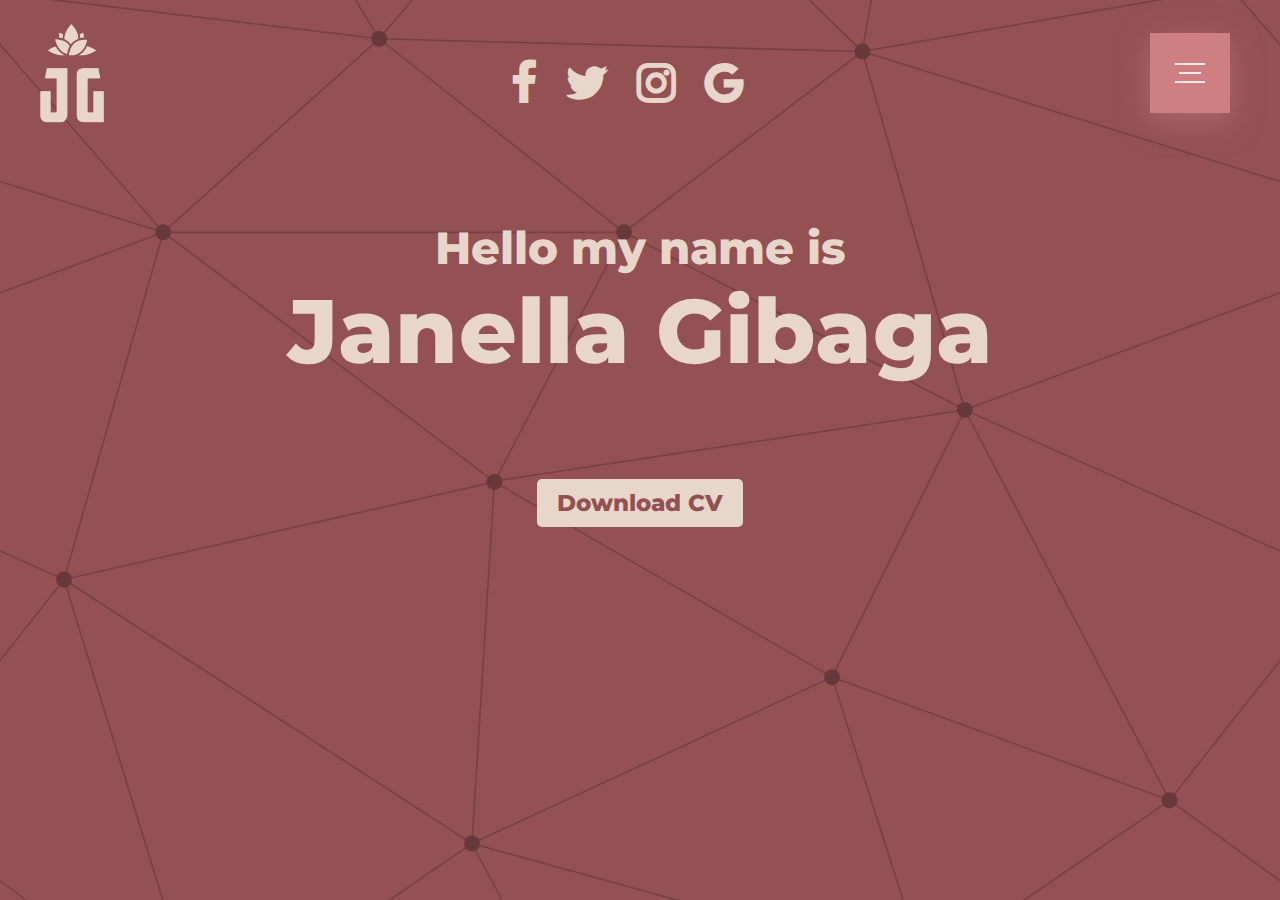
<file: index.html>
<!DOCTYPE html>
<html>
<head>
  <title>My Personal Website</title>
  <meta charset="UTF-8">
  <meta name="viewport" content="width=device-width, initial-scale=1.0">
  <link rel="stylesheet" href="https://cdnjs.cloudflare.com/ajax/libs/font-awesome/4.7.0/css/font-awesome.min.css">
  <link rel="stylesheet" href="https://cdn.jsdelivr.net/npm/bootstrap@5.1.3/dist/css/bootstrap.min.css">
  <link rel="stylesheet" href="assets/style.css">
  <script src="https://code.jquery.com/jquery-3.6.0.min.js"></script>
  <script src="assets/script.js"></script>
</head>
<body>
  <a href="index.html" class="logo">
    <img src="assets/img/logo.png" alt="logo">
  </a>
    
    <input class="menu-icon" type="checkbox" id="menu-icon" name="menu-icon"/>
    <label for="menu-icon"></label>
    <nav class="nav">     
      <ul class="pt-5">
        <li><a href="projects.html">Projects</a></li>
        <li><a href="skills.html">Skills</a></li>
        <li><a href="about.html">About</a></li>
        <li><a href="contact.html">Contact</a></li>
      </ul>
    </nav>
      <center>
      <a href="https://www.facebook.com/janellagibaga/" class="fa fa-facebook"></a> 
      <a href="https://twitter.com/jajagibs" class="fa fa-twitter"></a> 
      <a href="https://www.instagram.com/jajagibs/" class="fa fa-instagram"></a> 
      <a href="mailto: gibagajanella@gmail.com" class="fa fa-google" method="post" enctype="text/plain"></a> 
      </center>

      <p>Hello my name is</p>
      <h1 class="title">Janella Gibaga</h1>
      
    <div class="download-container">
      <a href="assets/others/Janella-Gibaga-CV.pdf" download="Janella-Gibaga-CV" class="download-button">Download CV</a>
    </div>
   
</body>
</html>
</file>
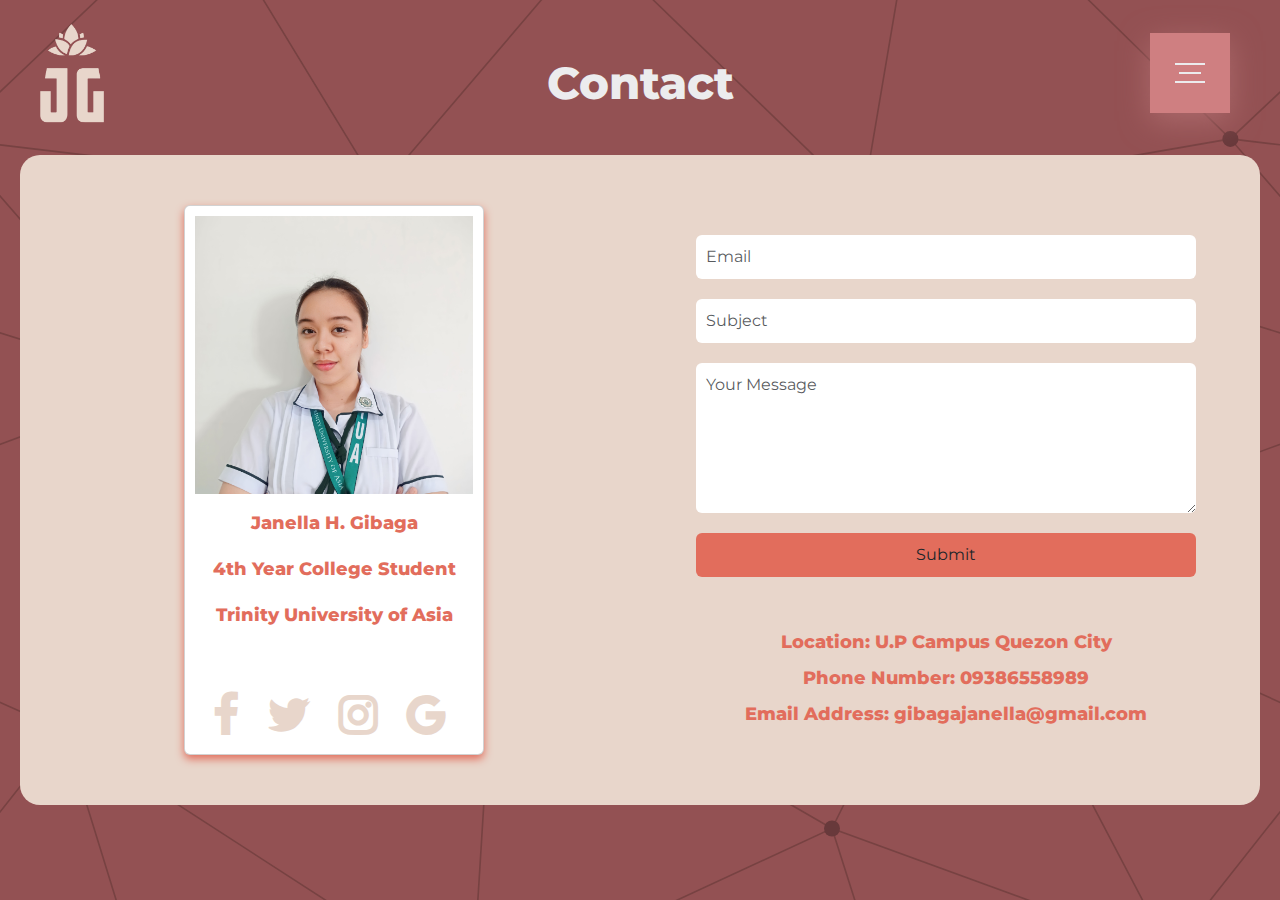
<file: contact.html>
<!DOCTYPE html>
<html>
<head>
  <title>My Personal Website</title>
  <meta charset="UTF-8">
  <meta name="viewport" content="width=device-width, initial-scale=1.0">
  <link rel="stylesheet" href="https://cdn.jsdelivr.net/npm/bootstrap@5.1.3/dist/css/bootstrap.min.css">
  <link rel="stylesheet" href="https://cdnjs.cloudflare.com/ajax/libs/font-awesome/4.7.0/css/font-awesome.min.css">
  <link rel="stylesheet" href="assets/style.css">
  <script src="https://code.jquery.com/jquery-3.6.0.min.js"></script>
  <script src="assets/script.js"></script>
</head>
<body>
  <a href="index.html" class="logo">
    <img src="assets/img/logo.png" alt="logo">
  </a>

    <input class="menu-icon" type="checkbox" id="menu-icon" name="menu-icon"/>
    <label for="menu-icon"></label>
    <nav class="nav">     
      <ul class="pt-5">
        <li><a href="projects.html">Projects</a></li>
        <li><a href="skills.html">Skills</a></li>
        <li><a href="about.html">About</a></li>
        <li><a href="contact.html">Contact</a></li>
      </ul>
    </nav>

    <h2>Contact</h2>

    <div class="container4">
      <div class="row">
        <div class="col-md-6">
          <div class="card">
            <img src="assets/img/ja.jpg" alt="image" style="width:100%">
            <h3>Janella H. Gibaga</h3>
            <h3>4th Year College Student</h3>
            <h3>Trinity University of Asia</h3>
            <div style="padding-left: 15px;">
              <a href="https://www.facebook.com/janellagibaga/" class="fa fa-facebook"></a> 
              <a href="https://twitter.com/jajagibs" class="fa fa-twitter"></a> 
              <a href="https://www.instagram.com/jajagibs/" class="fa fa-instagram"></a> 
              <a href="mailto: gibagajanella@gmail.com" class="fa fa-google" method="post" enctype="text/plain"></a> 
            </div>
          </div>          
        </div>
        <div class="col-md-6">
        <form id="contact-form" method="post" action="mailto:gibagajanella@gmail.com">
          <div class="form-group">
            <input type="email" class="form-control" id="email" name="email" placeholder="Email" required>
          </div>
          <div class="form-group">
            <input type="text" class="form-control" id="subject" name="subject" placeholder="Subject" required>
          </div>
          <div class="form-group">
            <textarea class="form-control" id="message" name="message" rows="5" placeholder="Your Message" required></textarea>
          </div>
          <input type="submit" class="btn" style="background-color: #e26d5c;"></button>
          <h3><br><br> Location: U.P Campus Quezon City <br><br> 
          Phone Number: 09386558989 <br><br>
          Email Address: gibagajanella@gmail.com</h3>
          </div>
        </form>
        </div>
      </div>
    </div>
</body>
</html>
</file>
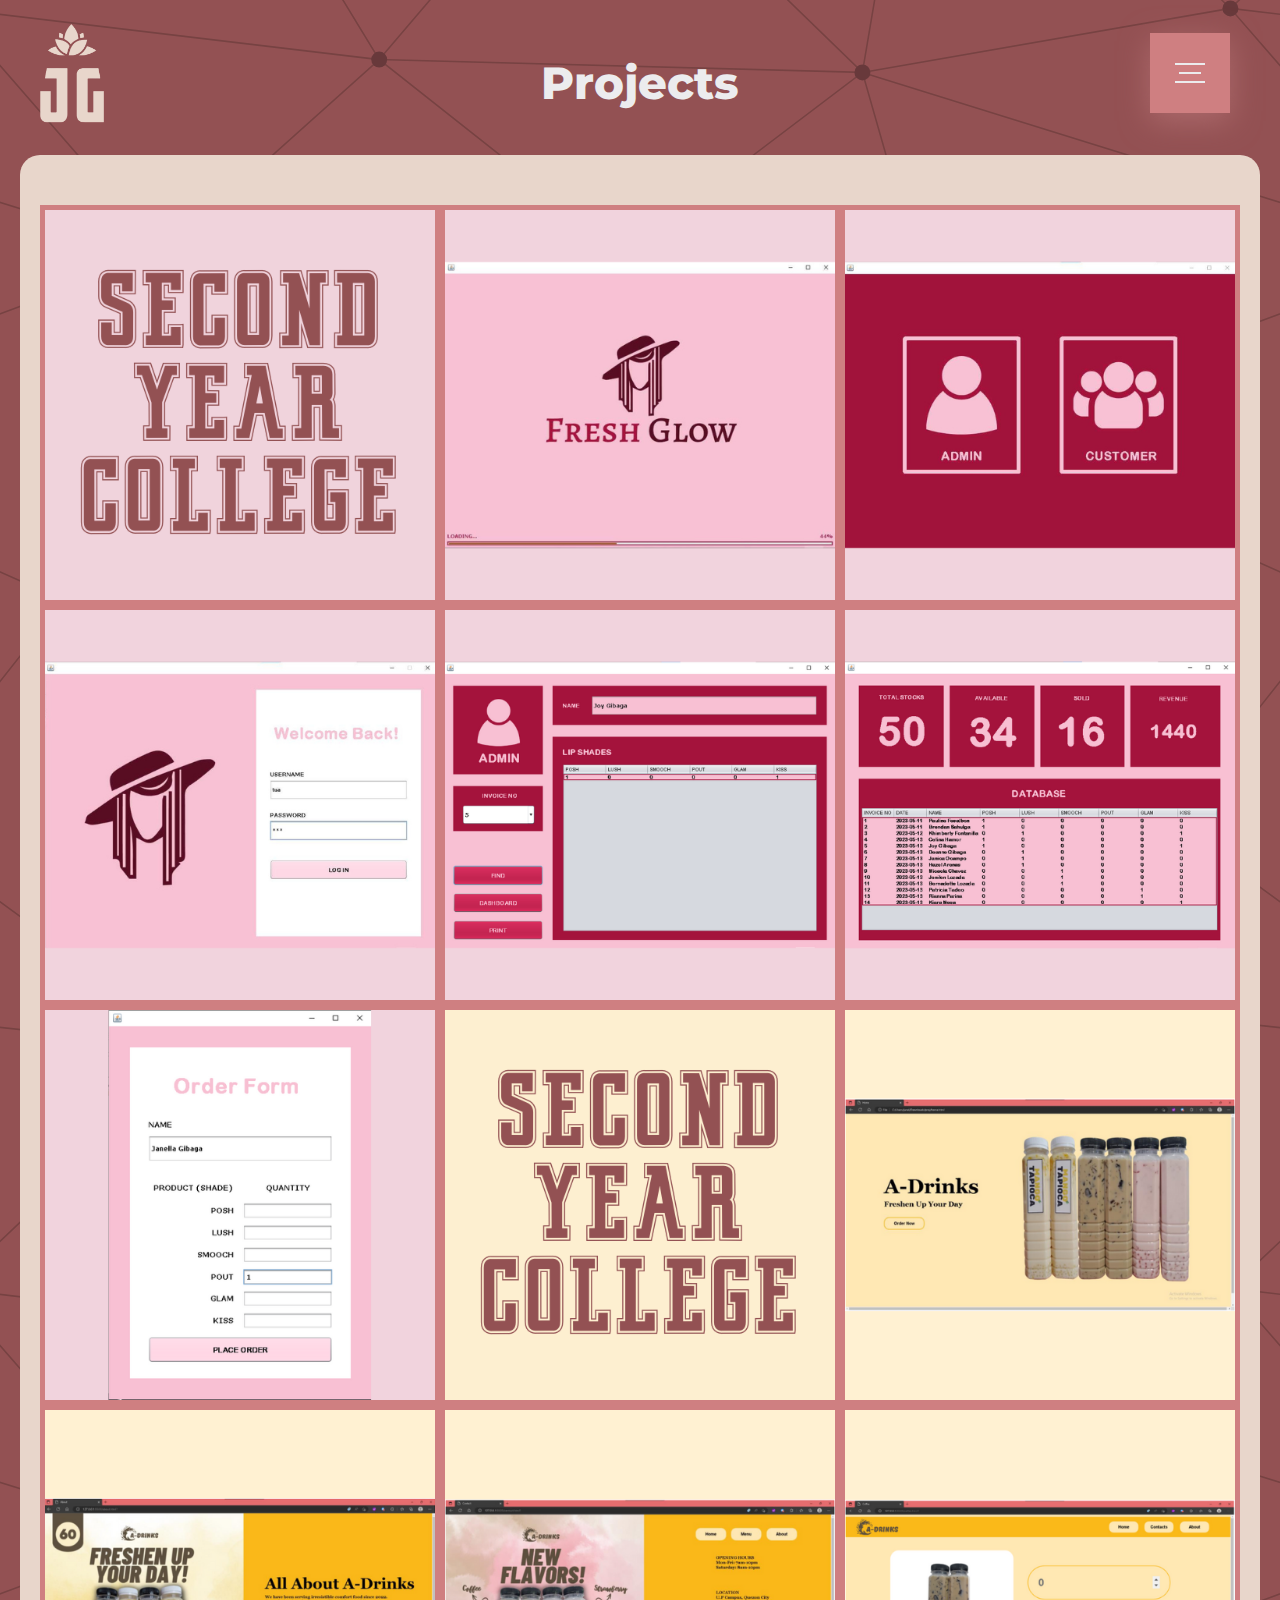
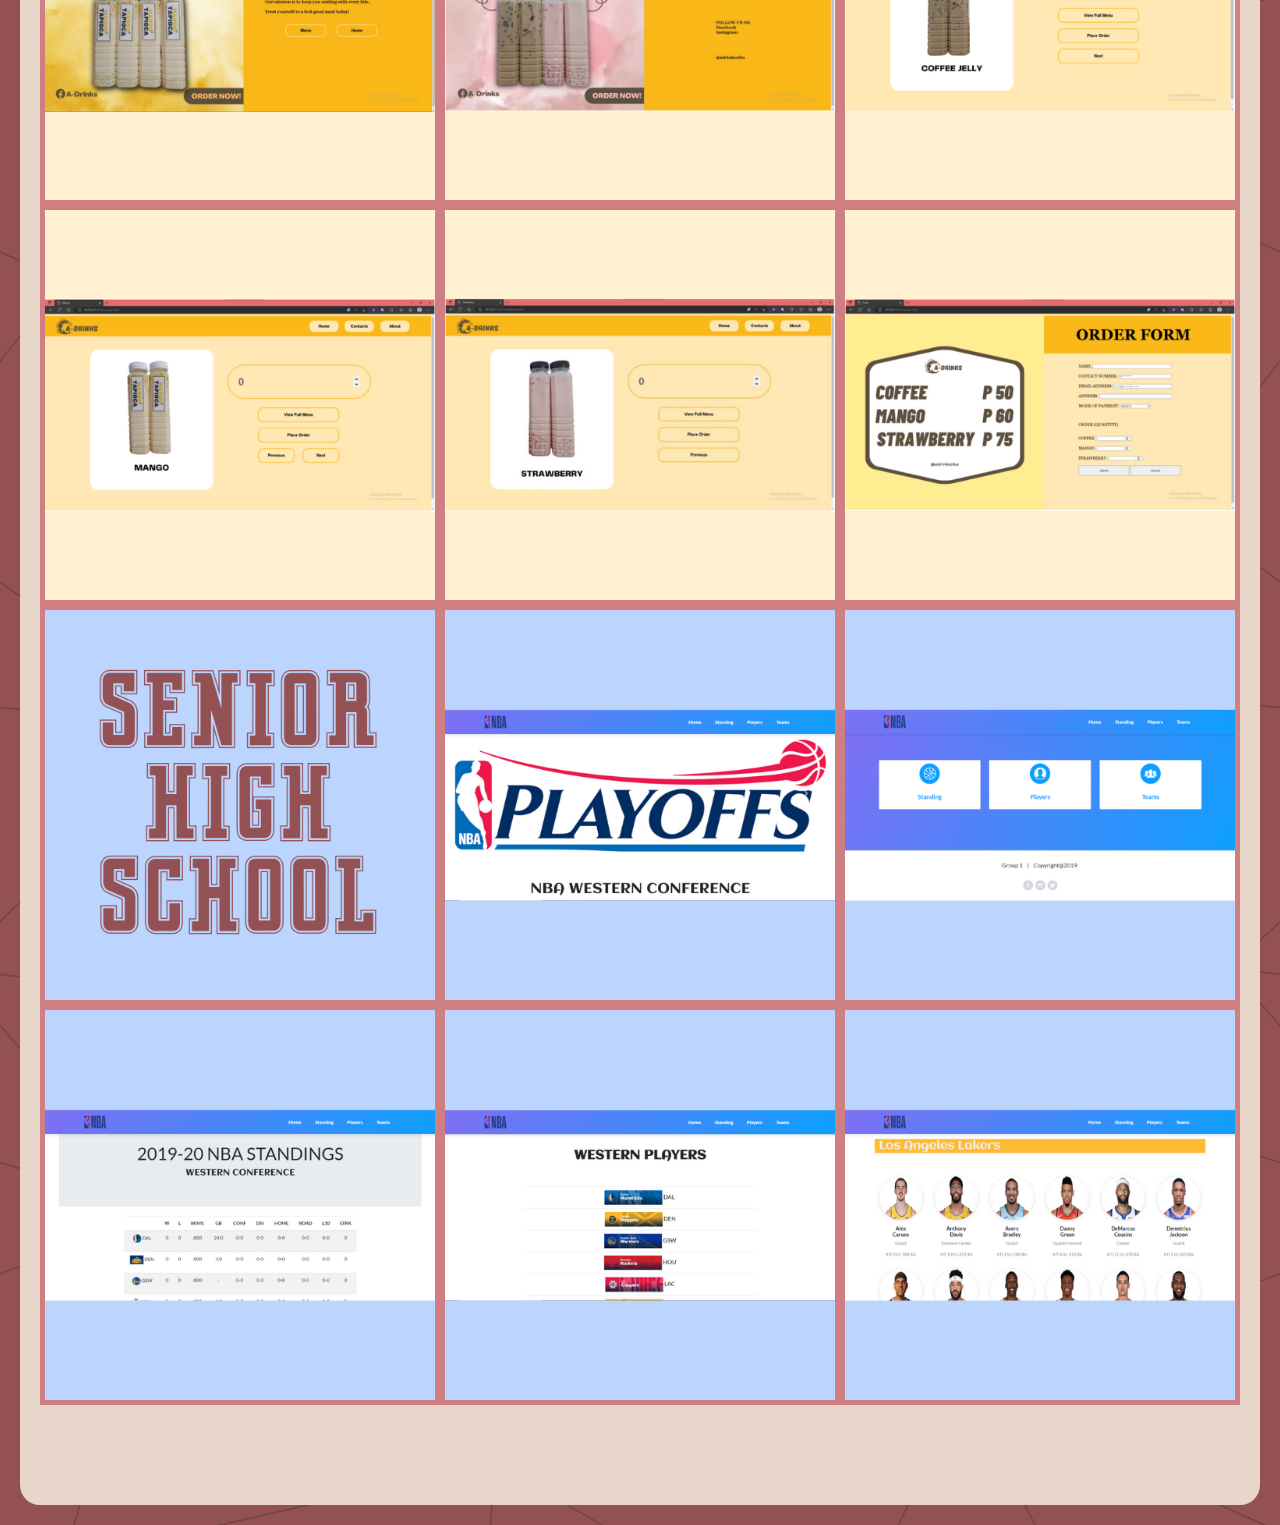
<file: projects.html>
<!DOCTYPE html>
<html>
<head>
  <title>My Personal Website</title>
  <meta charset="UTF-8">
  <meta name="viewport" content="width=device-width, initial-scale=1.0">
  <link rel="stylesheet" href="https://cdn.jsdelivr.net/npm/bootstrap@5.1.3/dist/css/bootstrap.min.css">
  <link rel="stylesheet" href="assets/style.css">
  <script src="https://code.jquery.com/jquery-3.6.0.min.js"></script>
  <script src="assets/script.js"></script>
</head>
<body>
  <a href="index.html" class="logo">
    <img src="assets/img/logo.png" alt="logo">
  </a>

    <input class="menu-icon" type="checkbox" id="menu-icon" name="menu-icon"/>
    <label for="menu-icon"></label>
    <nav class="nav">     
      <ul class="pt-5">
        <li><a href="projects.html">Projects</a></li>
        <li><a href="skills.html">Skills</a></li>
        <li><a href="about.html">About</a></li>
        <li><a href="contact.html">Contact</a></li>
      </ul>
    </nav>
    
    <h2>Projects</h2>
     
    <div class="container1">
          <div class="project-item ">
            <ul class="img-list">
              <li><img src="assets/img/s1.png"></li>
              <li><img src="assets/img/1.png"></li>
              <li><img src="assets/img/2.png"></li>
              <li><img src="assets/img/3.png"></li>
              <li><img src="assets/img/4.png"></li>
              <li><img src="assets/img/5.png"></li>
              <li><img src="assets/img/6.png"></li>
              <li><img src="assets/img/s2.png"></li>
              <li><img src="assets/img/a.png"></li>
              <li><img src="assets/img/b.png"></li>
              <li><img src="assets/img/c.png"></li>
              <li><img src="assets/img/e.png"></li>
              <li><img src="assets/img/f.png"></li>
              <li><img src="assets/img/g.png"></li>
              <li><img src="assets/img/h.png"></li>
              <li><img src="assets/img/s3.png"></li>
              <li><img src="assets/img/i.png"></li>
              <li><img src="assets/img/j.png"></li>
              <li><img src="assets/img/k.png"></li>
              <li><img src="assets/img/l.png"></li>
              <li><img src="assets/img/m.png"></li>
            </ul>
          </div>
    </div>
</body>
</html>
</file>
<file: assets/style.css>
@import url('https://fonts.googleapis.com/css2?family=Montserrat:wght@300;400;500;600;700;800;900&display=swap');

body {
  font-family: 'Montserrat', sans-serif;
  font-weight: 300;
  font-size: 15px;
  line-height: 1.7;
  color: #ececee;
  background-color: #935153;
  background-image: url("data:image/svg+xml,%3Csvg xmlns='http://www.w3.org/2000/svg' width='200' height='200' viewBox='0 0 800 800'%3E%3Cg fill='none' stroke='%23774242' stroke-width='1'%3E%3Cpath d='M769 229L1037 260.9M927 880L731 737 520 660 309 538 40 599 295 764 126.5 879.5 40 599-197 493 102 382-31 229 126.5 79.5-69-63'/%3E%3Cpath d='M-31 229L237 261 390 382 603 493 308.5 537.5 101.5 381.5M370 905L295 764'/%3E%3Cpath d='M520 660L578 842 731 737 840 599 603 493 520 660 295 764 309 538 390 382 539 269 769 229 577.5 41.5 370 105 295 -36 126.5 79.5 237 261 102 382 40 599 -69 737 127 880'/%3E%3Cpath d='M520-140L578.5 42.5 731-63M603 493L539 269 237 261 370 105M902 382L539 269M390 382L102 382'/%3E%3Cpath d='M-222 42L126.5 79.5 370 105 539 269 577.5 41.5 927 80 769 229 902 382 603 493 731 737M295-36L577.5 41.5M578 842L295 764M40-201L127 80M102 382L-261 269'/%3E%3C/g%3E%3Cg fill='%2368393B'%3E%3Ccircle cx='769' cy='229' r='5'/%3E%3Ccircle cx='539' cy='269' r='5'/%3E%3Ccircle cx='603' cy='493' r='5'/%3E%3Ccircle cx='731' cy='737' r='5'/%3E%3Ccircle cx='520' cy='660' r='5'/%3E%3Ccircle cx='309' cy='538' r='5'/%3E%3Ccircle cx='295' cy='764' r='5'/%3E%3Ccircle cx='40' cy='599' r='5'/%3E%3Ccircle cx='102' cy='382' r='5'/%3E%3Ccircle cx='127' cy='80' r='5'/%3E%3Ccircle cx='370' cy='105' r='5'/%3E%3Ccircle cx='578' cy='42' r='5'/%3E%3Ccircle cx='237' cy='261' r='5'/%3E%3Ccircle cx='390' cy='382' r='5'/%3E%3C/g%3E%3C/svg%3E");
  background-position: center;
  background-repeat: repeat;
  background-size: 100%;
  animation: animatedBackground 50s infinite;
}
@keyframes animatedBackground {
  0% {
    background-position: 0% 0%; 
  }
  50% {
    background-position: 100% 100%;
  }
  100% {
    background-position: 0% 0%; 
  }
}

.section-container{
  text-align: center;
  margin: auto;
}
.container1 {
  background-color: #e8d6cb;
  padding: 50px 20px 50px 20px;
  border-radius: 20px;
  overflow: hidden;
  margin: 50px 20px 20px 20px;
}
.container2 {
  background-color: #e8d6cb;
  padding: 50px 20px 50px 20px;
  border-radius: 20px;
  overflow: hidden;
  margin: 50px 20px 20px 20px;
}
.container3 {
  background-color: #e8d6cb;
  padding: 50px 20px 50px 20px;
  border-radius: 20px;
  overflow: hidden;
  margin: 50px 20px 20px 20px;
}
.container4 {
  background-color: #e8d6cb;
  padding: 50px 20px 50px 20px;
  border-radius: 20px;
  overflow: hidden;
  margin: 50px 20px 20px 20px;
}

p {
  font-family: 'Montserrat', sans-serif;
  font-weight: 800;
  font-size: 3em;
  line-height: 1;
  text-align: center;
  -webkit-text-fill-color: #e8d6cb;
  padding-top: 70px;
  animation: reveal-text 2s ease-in-out;
}
.title {
  font-family: 'Montserrat', sans-serif;
  font-weight: 800;
  font-size: 6em;
  line-height: 1;
  text-align: center;
  -webkit-text-fill-color: #e8d6cb;
  padding-bottom: 100px;
  animation: reveal-text 2s ease-in-out;
}
h2 {
  font-family: 'Montserrat', sans-serif;
  font-weight: 800;
  font-size: 3em;
  line-height: 1;
  text-align: center;
  margin-top: 50px;
  margin-bottom: 50px;
  padding: 10px 0px 0px 0px;
  animation: color-change 3s linear infinite;
}
h3 {
  font-size: 1.2em;
  font-family: 'Montserrat', sans-serif;
  font-weight: 800;
  line-height: 1;
  text-align: center;
  -webkit-text-fill-color: #e26d5c;
  padding-top: 20px;
}
h4 {
  font-family: 'Montserrat', sans-serif;
  font-weight: 800;
  font-size: 1em;
  line-height: 1.5;
  text-align: justify;
  -webkit-text-fill-color: #CF7F81;
  margin-top: 20px;
  overflow: hidden; 
  animation: glow 1s ease-in-out infinite;
}

.logo {
  position: absolute;
  top: 20px;
  left: 30px;
  display: block;
  z-index: 11;
  transition: all 250ms linear;
}
.logo img {
  height: 110px;
  width: auto;
  display: block;
}

.download-container {
  text-align: center;
  margin: auto;
  animation: reveal-text 3s ease-in-out;
}

.download-button {
  padding: 10px 20px;
  font-weight: 800;
  background-color: #e8d6cb;
  color: #935153;
  text-decoration: none;
  border: none;
  border-radius: 5px;
  font-size: 1.5em;
  cursor: pointer;
}

a {
  text-decoration: none;
  font-size: 22px;
  color: black;
}
button {
  border: none;
  outline: 0;
  display: inline-block;
  padding: 8px;
  color: white;
  background-color: #000;
  text-align: center;
  cursor: pointer;
  width: 100%;
  font-size: 18px;
}
.fa {
    font-weight: 800;
    font-size: 3em;
    line-height: 1;
    margin-top: 50px;
    margin-bottom: 50px;
    padding: 10px 25px 0px 0px;
    animation: color-change 3s linear infinite;
}
.fa-facebook, .fa-twitter, .fa-instagram, .fa-google {
  color: #e8d6cb;
}

@keyframes fade-in {
  0% {
    opacity: 0;
  }
  100% {
    opacity: 1;
  }
}
@keyframes reveal-text {
  0% {
    clip-path: polygon(0% 0%, 0% 100%, 0% 100%, 0% 0%);
  }
  100% {
    clip-path: polygon(0% 0%, 100% 0%, 100% 100%, 0% 100%);
  }
}
@keyframes glow {
  0% { text-shadow: 0 0 3px #fff }
  50% { text-shadow: 0 0 2px #CF7F81; }
  100% { text-shadow: 0 0 3px #fff; }
}

@keyframes color-change {
  0% {
    color: #e8d6cb;
  }
  50% {
    color: #CF7F81;
  }
  100% {
    color: #e26d5c;
  }
}
[type="checkbox"]:checked,
[type="checkbox"]:not(:checked){
  position: absolute;
  left: -9999px;
}
.menu-icon:checked + label,
.menu-icon:not(:checked) + label{
  position: fixed;
  top: 63px;
  right: 75px;
  display: block;
  width: 30px;
  height: 30px;
  padding: 0;
  margin: 0;
  cursor: pointer;
  z-index: 10;
}
.menu-icon:checked + label:before,
.menu-icon:not(:checked) + label:before{
  position: absolute;
  content: '';
  display: block;
  width: 30px;
  height: 20px;
  z-index: 20;
  top: 0;
  left: 0;
  border-top: 2px solid #ececee;
  border-bottom: 2px solid #ececee;
  transition: border-width 100ms 1500ms ease, 
              top 100ms 1600ms cubic-bezier(0.23, 1, 0.32, 1),
              height 100ms 1600ms cubic-bezier(0.23, 1, 0.32, 1), 
              background-color 200ms ease,
              transform 200ms cubic-bezier(0.23, 1, 0.32, 1);
}
.menu-icon:checked + label:after,
.menu-icon:not(:checked) + label:after{
  position: absolute;
  content: '';
  display: block;
  width: 22px;
  height: 2px;
  z-index: 20;
  top: 10px;
  right: 4px;
  background-color: #ececee;
  margin-top: -1px;
  transition: width 100ms 1750ms ease, 
              right 100ms 1750ms ease,
              margin-top 100ms ease, 
              transform 200ms cubic-bezier(0.23, 1, 0.32, 1);
}
.menu-icon:checked + label:before{
  top: 10px;
  transform: rotate(45deg);
  height: 2px;
  background-color: #ececee;
  border-width: 0;
  transition: border-width 100ms 340ms ease, 
              top 100ms 300ms cubic-bezier(0.23, 1, 0.32, 1),
              height 100ms 300ms cubic-bezier(0.23, 1, 0.32, 1), 
              background-color 200ms 500ms ease,
              transform 200ms 1700ms cubic-bezier(0.23, 1, 0.32, 1);
}
.menu-icon:checked + label:after{
  width: 30px;
  margin-top: 0;
  right: 0;
  transform: rotate(-45deg);
  transition: width 100ms ease,
              right 100ms ease,  
              margin-top 100ms 500ms ease, 
              transform 200ms 1700ms cubic-bezier(0.23, 1, 0.32, 1);
}
.nav{
  position: fixed;
  top: 33px;
  right: 50px;
  display: block;
  width: 80px;
  height: 80px;
  padding: 0;
  margin: 0;
  z-index: 9;
  overflow: hidden;
  box-shadow: 0 8px 30px 0 #ad6a6c;
  background-color: #CF7F81;
  animation: border-transform 7s linear infinite;
  transition: top 350ms 1100ms cubic-bezier(0.23, 1, 0.32, 1),  
              right 350ms 1100ms cubic-bezier(0.23, 1, 0.32, 1),
              transform 250ms 1100ms ease,
              width 650ms 400ms cubic-bezier(0.23, 1, 0.32, 1),
              height 650ms 400ms cubic-bezier(0.23, 1, 0.32, 1);
}
@keyframes border-transform{
    0%,100% { border-radius: 63% 37% 54% 46% / 55% 48% 52% 45%; } 
  14% { border-radius: 40% 60% 54% 46% / 49% 60% 40% 51%; } 
  28% { border-radius: 54% 46% 38% 62% / 49% 70% 30% 51%; } 
  42% { border-radius: 61% 39% 55% 45% / 61% 38% 62% 39%; } 
  56% { border-radius: 61% 39% 67% 33% / 70% 50% 50% 30%; } 
  70% { border-radius: 50% 50% 34% 66% / 56% 68% 32% 44%; } 
  84% { border-radius: 46% 54% 50% 50% / 35% 61% 39% 65%; } 
}
.menu-icon:checked ~ .nav {
  animation-play-state: paused;
  top: 50%;
  right: 50%;
  transform: translate(50%, -50%);
  width: 200%;
  height: 200%;
  transition: top 350ms 700ms cubic-bezier(0.23, 1, 0.32, 1),  
              right 350ms 700ms cubic-bezier(0.23, 1, 0.32, 1),
              transform 250ms 700ms ease,
              width 750ms 1000ms cubic-bezier(0.23, 1, 0.32, 1),
              height 750ms 1000ms cubic-bezier(0.23, 1, 0.32, 1);
}
.nav ul{
  position: absolute;
  top: 50%;
  left: 0;
  display: block;
  width: 100%;
  padding: 0;
  margin: 0;
  z-index: 6;
  text-align: center;
  transform: translateY(-50%);
  list-style: none;
}
.nav ul li{
  position: relative;
  display: block;
  width: 100%;
  padding: 0;
  margin: 10px 0;
  text-align: center;
  list-style: none;
  pointer-events: none;
  opacity: 0;
  visibility: hidden;
  transform: translateY(30px);
  transition: all 250ms linear;
}
.nav ul li:nth-child(1){
  transition-delay: 200ms;
}
.nav ul li:nth-child(2){
  transition-delay: 150ms;
}
.nav ul li:nth-child(3){
  transition-delay: 100ms;
}
.nav ul li:nth-child(4){
  transition-delay: 50ms;
}
.nav ul li a{
  font-family: 'Montserrat', sans-serif;
  font-size: 9vh;
  text-transform: uppercase;
  line-height: 1.2;
  font-weight: 800;
  display: inline-block;
  position: relative;
  color: #ececee;
  transition: all 250ms linear;
}
.nav ul li a:hover{
  text-decoration: none;
  color: #e8d6cb;
}
.nav ul li a:after{
  display: block;
  position: absolute;
  top: 50%;
  content: '';
  height: 2vh;
  margin-top: -1vh;
  width: 0;
  left: 0;
  background-color: #e8d6cb;
  opacity: 0.8;
  transition: width 250ms linear;
}
.nav ul li a:hover:after{
  width: 100%;
}
.menu-icon:checked ~ .nav  ul li {
  pointer-events: auto;
  visibility: visible;
  opacity: 1;
  transform: translateY(0);
  transition: opacity 350ms ease,
              transform 250ms ease;
}
.menu-icon:checked ~ .nav ul li:nth-child(1){
  transition-delay: 1400ms;
}
.menu-icon:checked ~ .nav ul li:nth-child(2){
  transition-delay: 1480ms;
}
.menu-icon:checked ~ .nav ul li:nth-child(3){
  transition-delay: 1560ms;
}
.menu-icon:checked ~ .nav ul li:nth-child(4){
  transition-delay: 1640ms;
}

@media screen and (max-width: 991px) {
  .menu-icon:checked + label,
  .menu-icon:not(:checked) + label{
    right: 55px;
  }
  .logo {
    left: 30px;
    
  }
  .nav{
    right: 30px;
  }
  h1{
    font-size: 9vw;
    -webkit-text-stroke: 2px transparent;
    -webkit-text-fill-color: #e8d6cb;
  }
  .nav ul li a{
    font-size: 8vh;
  }
}  

.project-item {
  background-color: #CF7F81;
  padding: auto;
  margin-bottom: 50px;
  transition: transform 0.3s ease;
  display: flex;
}
.project-item-dup {
  display: flex;
  justify-content: center;
  align-items: center;
  flex-direction: column;
  color: #E0C097;
  
}

.card {
  box-shadow: 0 4px 8px 0 #e26d5c;
  max-width: 300px;
  max-height: 550px;
  margin: auto;
  text-align: center;
  font-family: 'Montserrat', sans-serif;
  padding: 10px 10px 10px 10px;
}

.img-list {
  list-style: none;
  padding: 0;
  margin: 0;
  }
.img-list li {
  border: 5px solid transparent;
  box-sizing: border-box;
  width: 33.33%;
  float: left;
  position: relative;
  cursor: pointer;
}
.img-list img {
  max-width: 100%;
  vertical-align: middle;
}
.img-list li:before {
  transition: all .5s ease;
  content: "";
  position: absolute;
  top: 0;
  left: 0;
  right: 0;
  bottom: 0;
  background: #fff;
  transform: scale(0);
}
.img-list li:hover:before {
  opacity: .5;
  transform: scale(1);
}
.img-list li:after {
  transition: all .6s ease .2s;
  content: "";
  position: absolute;
  top: 8px;
  left: 8px;
  right: 8px;
  bottom: 8px;
  border: 5px solid #935153;
  opacity: 0;
  transform: scale(0);
}
.img-list li:hover:after {
  opacity: .35;
  transform: scale(1);
}

#contact-form {
  max-width: 500px;
  margin: auto;
  padding-top: 30px;

}
#contact-form .form-group {
  margin-bottom: 20px;

}
#contact-form input, #contact-form textarea {
  width: 100%;
  padding: 10px;
  border: 1px;
}
#contact-form textarea {
  height: 150px;
}

@import url('https://fonts.googleapis.com/css2?family=Poppins:ital,wght@0,300;0,600;1,700&display=swap');
.skills{
    width: 100%;
    margin: 10px;
    padding: 10px; 
    border-radius: 50px;
    background-color: #CF7F81;
    
}

.skillname{
    font-family: 'Montserrat', sans-serif;
    font-weight: 800;
    font-size: 1.5em;
    line-height: 1.5;
    margin-top: 20px;
    color: #e8d6cb;
    animation: fade-in 1s ease-in;
}

.skill-bar{
    height: 13px;
    background-color: #935153;
    border-radius: 25px;
}
.skill{
margin: 20px 0
}

.skillper{
    height: 13px;
    background-color: #e8d6cb;
    position: relative;
    border-radius: 25px;
    animation: fillbar 5s ;
}

.skillper::before{
    content: attr(per);
    position: absolute;
    color: #e8d6cb;
    background-color: #935153;
    top: -26px;
    right: 0;
    font-size: 10px;
    padding: 2px 3px;
    border-radius: 25px;
    transform: translate(50%);
}

.skillper::after{
    content: '';
    height: 5px;
    width: 5px;
    background-color: #935153;
    position: absolute;
    top: -10px;
    right: 0;
    transform: rotate(45deg);
}

@keyframes fillbar{
    from{
        width: 0;
    }
    to{
        width: 100%;
    }
}
</file>
